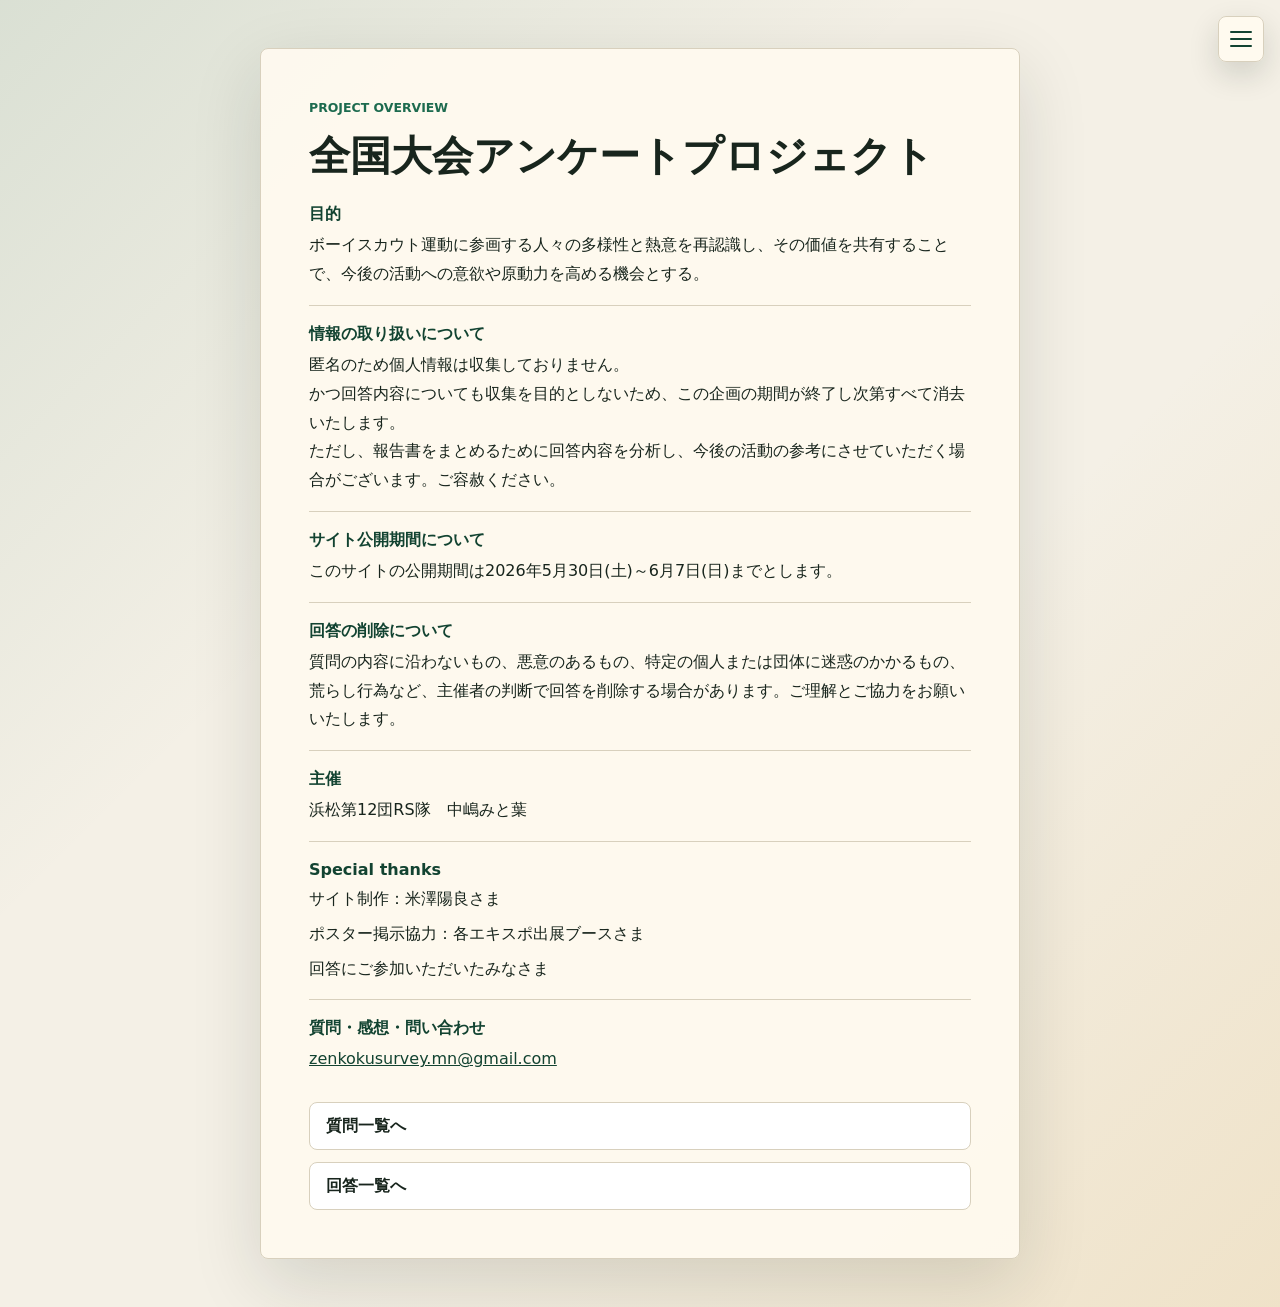
<file: index.html>
<!doctype html>
<html lang="ja">
  <head>
    <meta charset="utf-8">
    <meta name="viewport" content="width=device-width, initial-scale=1">
    <title>全国大会アンケートプロジェクト</title>
    <link rel="stylesheet" href="style.css">
  </head>
  <body>
    <button class="menu-toggle" type="button" aria-controls="site-menu" aria-expanded="false" aria-label="メニューを開く">
      <span></span>
      <span></span>
      <span></span>
    </button>
    <nav class="site-menu" id="site-menu" hidden>
      <a href="index.html">企画概要</a>
      <a href="showq1.html">Q1</a>
      <a href="showq2.html">Q2</a>
      <a href="showq3.html">Q3</a>
      <a href="showq4.html">Q4</a>
    </nav>
    <main class="page-shell">
      <section class="intro-panel">
        <p class="eyebrow">Project Overview</p>
        <h1>全国大会アンケートプロジェクト</h1>

        <dl class="overview-list">
          <div>
            <dt>目的</dt>
            <dd>ボーイスカウト運動に参画する人々の多様性と熱意を再認識し、その価値を共有することで、今後の活動への意欲や原動力を高める機会とする。</dd>
          </div>
          <div>
            <dt>情報の取り扱いについて</dt>
            <dd>匿名のため個人情報は収集しておりません。<br>
              かつ回答内容についても収集を目的としないため、この企画の期間が終了し次第すべて消去いたします。<br>
              ただし、報告書をまとめるために回答内容を分析し、今後の活動の参考にさせていただく場合がございます。ご容赦ください。</dd>
          </div>
          <div>
            <dt>サイト公開期間について</dt>
            <dd>このサイトの公開期間は2026年5月30日(土)～6月7日(日)までとします。</dd>
          </div>
          <div>
            <dt>回答の削除について</dt>
            <dd>質問の内容に沿わないもの、悪意のあるもの、特定の個人または団体に迷惑のかかるもの、荒らし行為など、主催者の判断で回答を削除する場合があります。ご理解とご協力をお願いいたします。</dd>
          </div>
          <div>
            <dt>主催</dt>
            <dd>浜松第12団RS隊　中嶋みと葉</dd>
          </div>
          <div>
            <dt>Special thanks</dt>
            <dd>サイト制作：米澤陽良さま</dd>
            <dd>ポスター掲示協力：各エキスポ出展ブースさま</dd>
            <dd>回答にご参加いただいたみなさま</dd>
          </div>
          <div>
            <dt>質問・感想・問い合わせ</dt>
            <dd><a href="mailto:zenkokusurvey.mn@gmail.com">zenkokusurvey.mn@gmail.com</a></dd>
          </div>
        </dl>

        <div class="link-list" aria-label="関連ページ">
          <a href="all-question.html">質問一覧へ</a>
          <a href="showall.html">回答一覧へ</a>
        </div>
      </section>
    </main>
    <script src="menu.js"></script>
  </body>
</html>
</file>
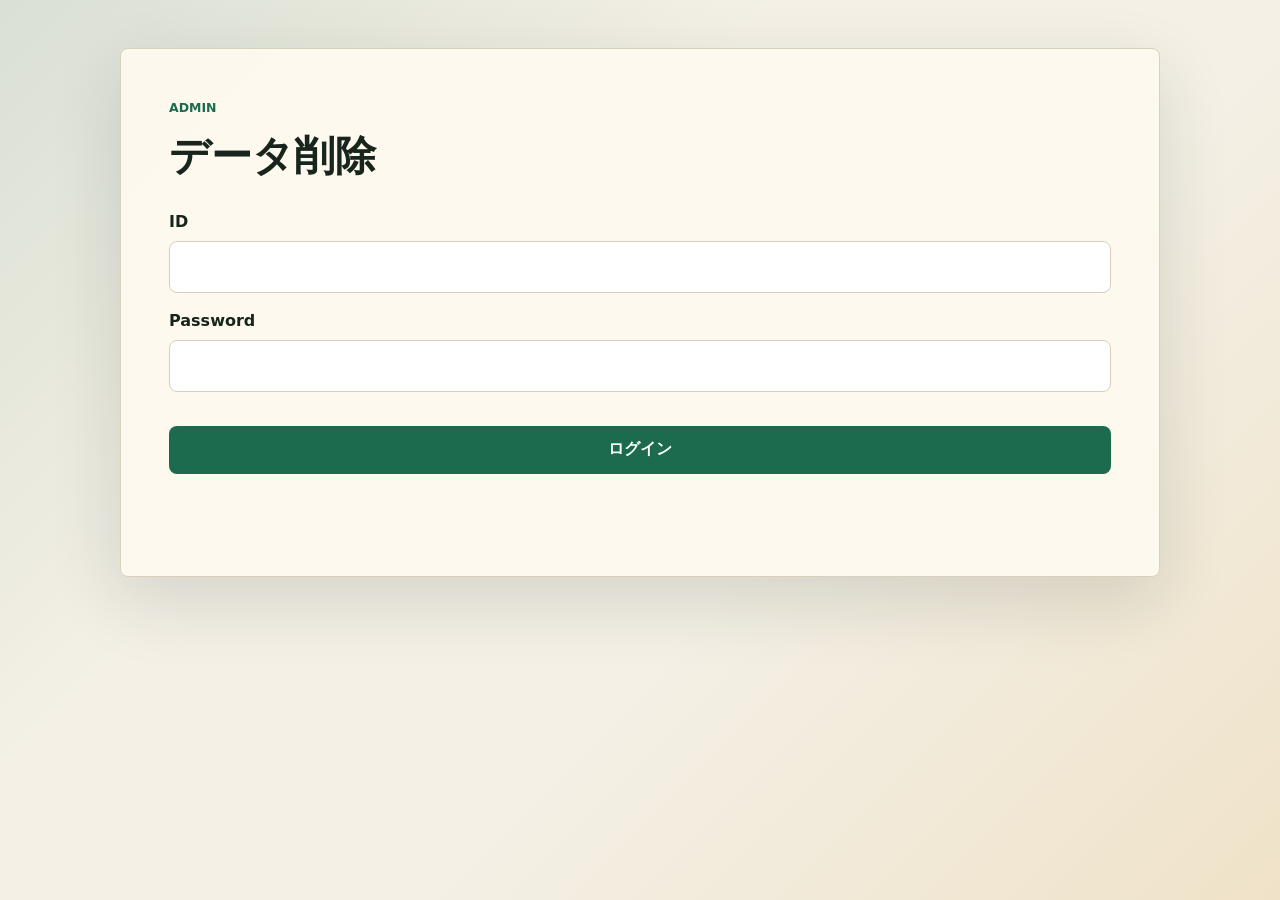
<file: admin.html>
<!doctype html>
<html lang="ja">
  <head>
    <meta charset="utf-8">
    <meta name="viewport" content="width=device-width, initial-scale=1">
    <title>管理画面 | 全国大会アンケートプロジェクト</title>
    <link rel="stylesheet" href="style.css">
  </head>
  <body>
    <main class="page-shell page-shell--wide">
      <section class="intro-panel results-panel">
        <p class="eyebrow">Admin</p>
        <h1>データ削除</h1>

        <form class="admin-login" id="admin-login">
          <label for="admin-id">ID</label>
          <input id="admin-id" name="adminId" autocomplete="username" required>

          <label for="admin-password">Password</label>
          <input id="admin-password" name="adminPassword" type="password" autocomplete="current-password" required>

          <button type="submit">ログイン</button>
          <p class="message" id="admin-message" role="status" aria-live="polite"></p>
        </form>

        <section id="admin-panel" hidden>
          <div class="summary-row" id="admin-summary"></div>
          <div class="submission-list" id="admin-list"></div>
        </section>
      </section>
    </main>
    <script src="admin.js"></script>
  </body>
</html>
</file>
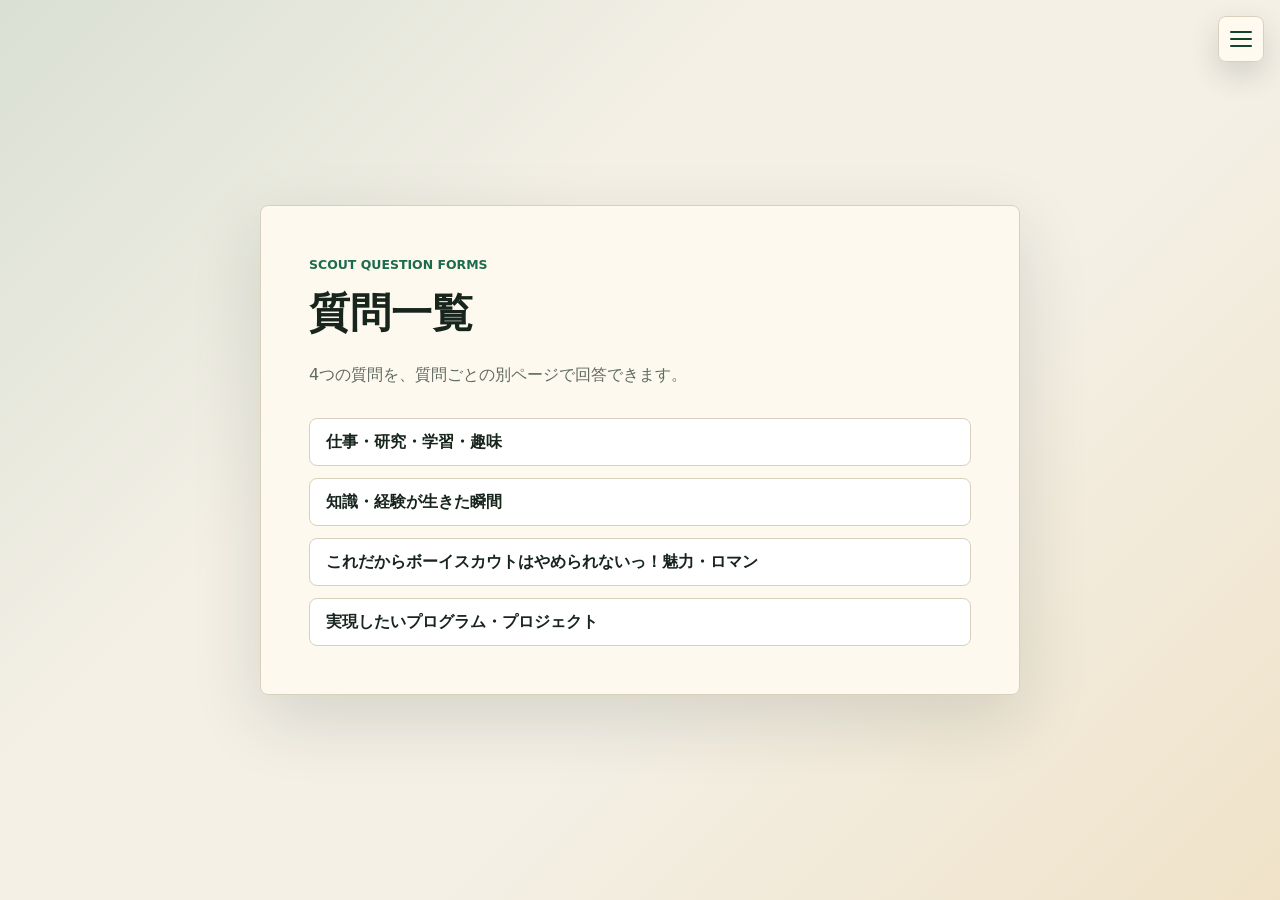
<file: all-question.html>
<!doctype html>
<html lang="ja">
  <head>
    <meta charset="utf-8">
    <meta name="viewport" content="width=device-width, initial-scale=1">
    <title>質問一覧 | 全国大会アンケートプロジェクト</title>
    <link rel="stylesheet" href="style.css">
  </head>
  <body>
    <button class="menu-toggle" type="button" aria-controls="site-menu" aria-expanded="false" aria-label="メニューを開く">
      <span></span>
      <span></span>
      <span></span>
    </button>
    <nav class="site-menu" id="site-menu" hidden>
      <a href="index.html">企画概要</a>
      <a href="showq1.html">Q1</a>
      <a href="showq2.html">Q2</a>
      <a href="showq3.html">Q3</a>
      <a href="showq4.html">Q4</a>
    </nav>
    <main class="page-shell">
      <section class="intro-panel">
        <p class="eyebrow">Scout Question Forms</p>
        <h1>質問一覧</h1>
        <p>
          4つの質問を、質問ごとの別ページで回答できます。
        </p>

        <div class="link-list" aria-label="質問ページ一覧">
          <a href="question-1.html">仕事・研究・学習・趣味</a>
          <a href="question-2.html">知識・経験が生きた瞬間</a>
          <a href="question-3.html">これだからボーイスカウトはやめられないっ！魅力・ロマン</a>
          <a href="question-4.html">実現したいプログラム・プロジェクト</a>
        </div>
      </section>
    </main>
    <script src="menu.js"></script>
  </body>
</html>
</file>
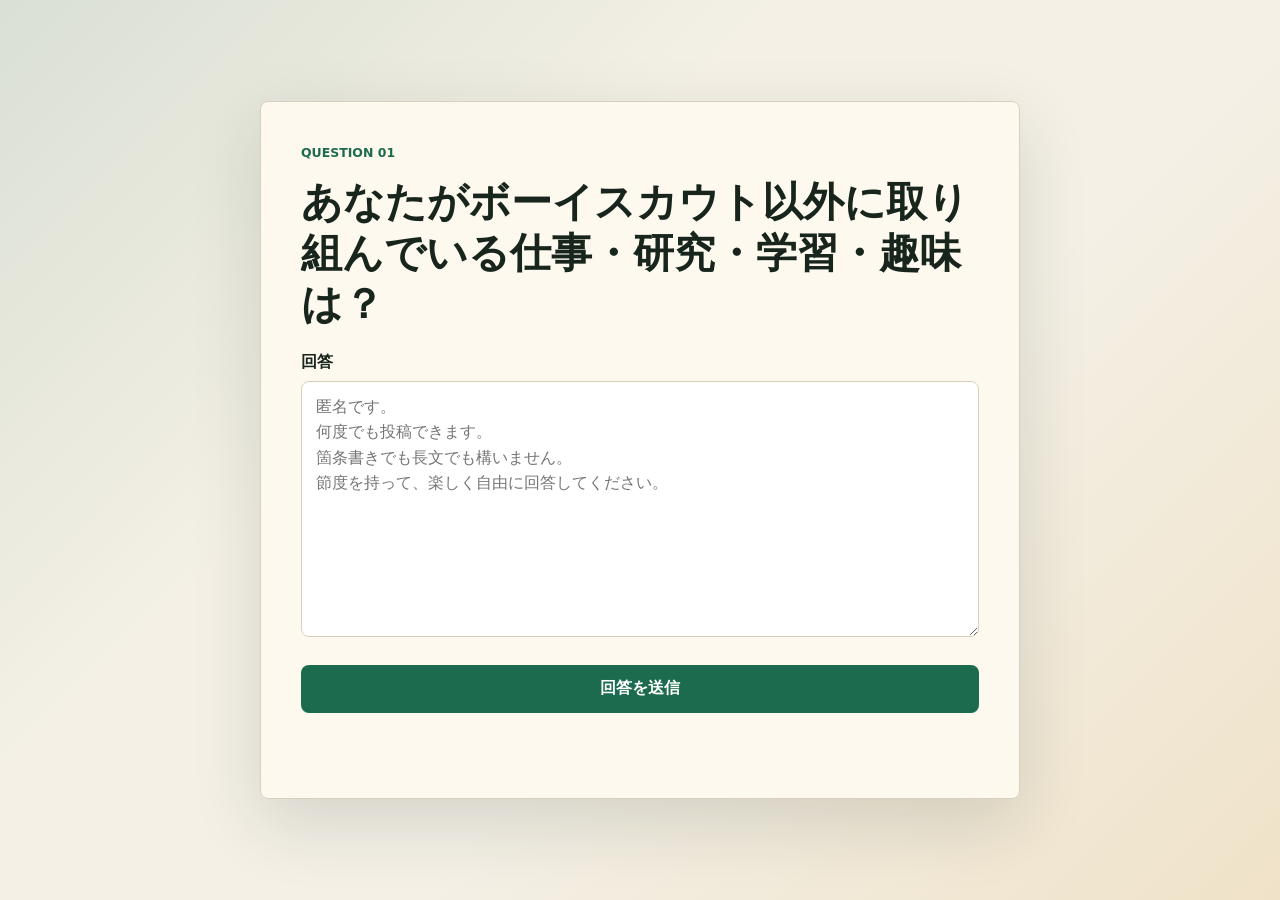
<file: question-1.html>
<!doctype html>
<html lang="ja">
  <head>
    <meta charset="utf-8">
    <meta name="viewport" content="width=device-width, initial-scale=1">
    <title>仕事・研究・学習・趣味 | スカウト質問フォーム</title>
    <link rel="stylesheet" href="style.css">
  </head>
  <body>
    <main class="page-shell">
      <form class="question-card" data-question-id="question-1">
        <p class="eyebrow">Question 01</p>
        <h1>あなたがボーイスカウト以外に取り組んでいる仕事・研究・学習・趣味は？</h1>

        <label for="answer">回答</label>
        <textarea id="answer" name="answer" rows="9" required placeholder="匿名です。&#10;何度でも投稿できます。&#10;箇条書きでも長文でも構いません。&#10;節度を持って、楽しく自由に回答してください。"></textarea>

        <button type="submit">回答を送信</button>
        <p class="message" role="status" aria-live="polite"></p>
      </form>
    </main>
    <script src="script.js"></script>
  </body>
</html>
</file>
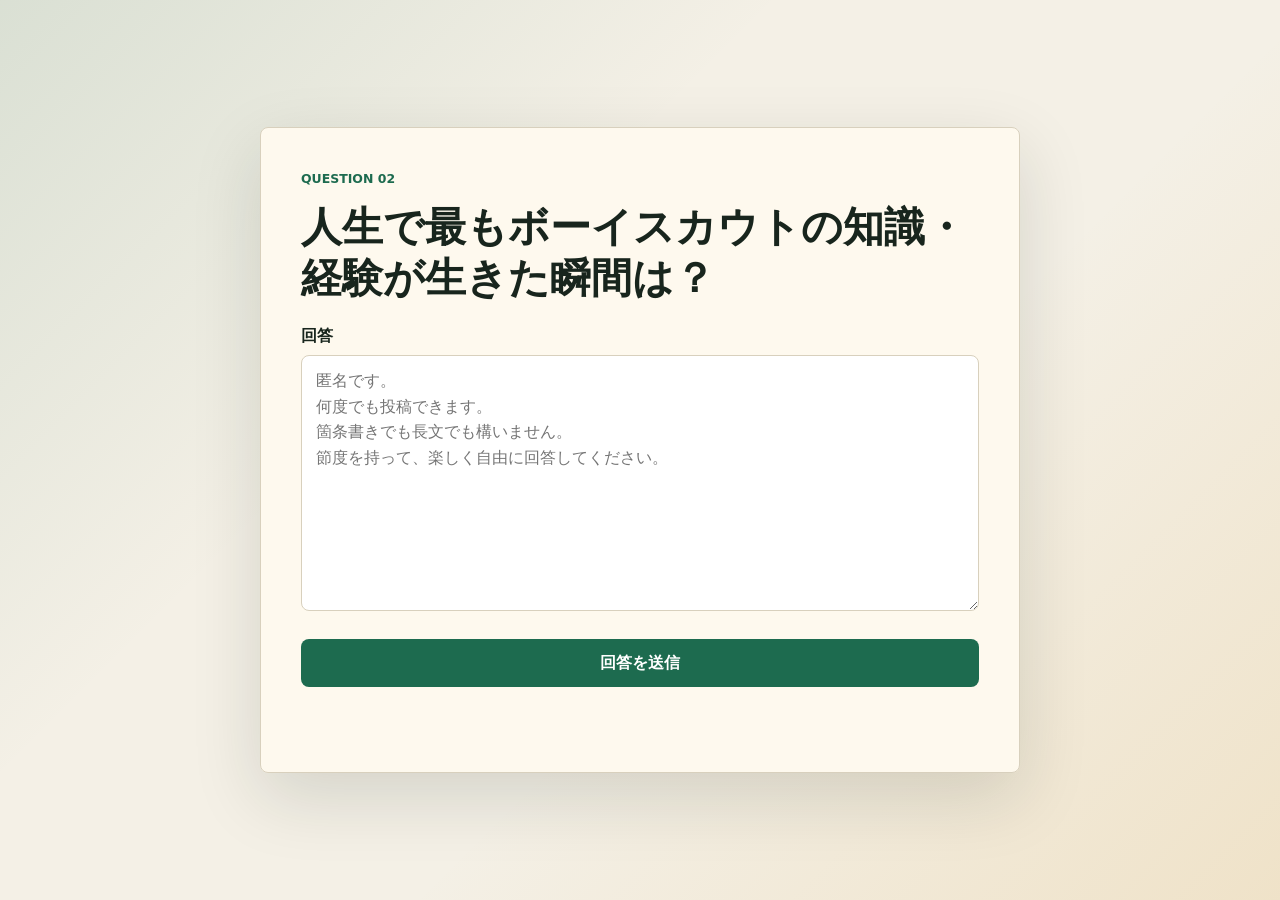
<file: question-2.html>
<!doctype html>
<html lang="ja">
  <head>
    <meta charset="utf-8">
    <meta name="viewport" content="width=device-width, initial-scale=1">
    <title>知識・経験が生きた瞬間 | スカウト質問フォーム</title>
    <link rel="stylesheet" href="style.css">
  </head>
  <body>
    <main class="page-shell">
      <form class="question-card" data-question-id="question-2">
        <p class="eyebrow">Question 02</p>
        <h1>人生で最もボーイスカウトの知識・経験が生きた瞬間は？</h1>

        <label for="answer">回答</label>
        <textarea id="answer" name="answer" rows="9" required placeholder="匿名です。&#10;何度でも投稿できます。&#10;箇条書きでも長文でも構いません。&#10;節度を持って、楽しく自由に回答してください。"></textarea>

        <button type="submit">回答を送信</button>
        <p class="message" role="status" aria-live="polite"></p>
      </form>
    </main>
    <script src="script.js"></script>
  </body>
</html>
</file>
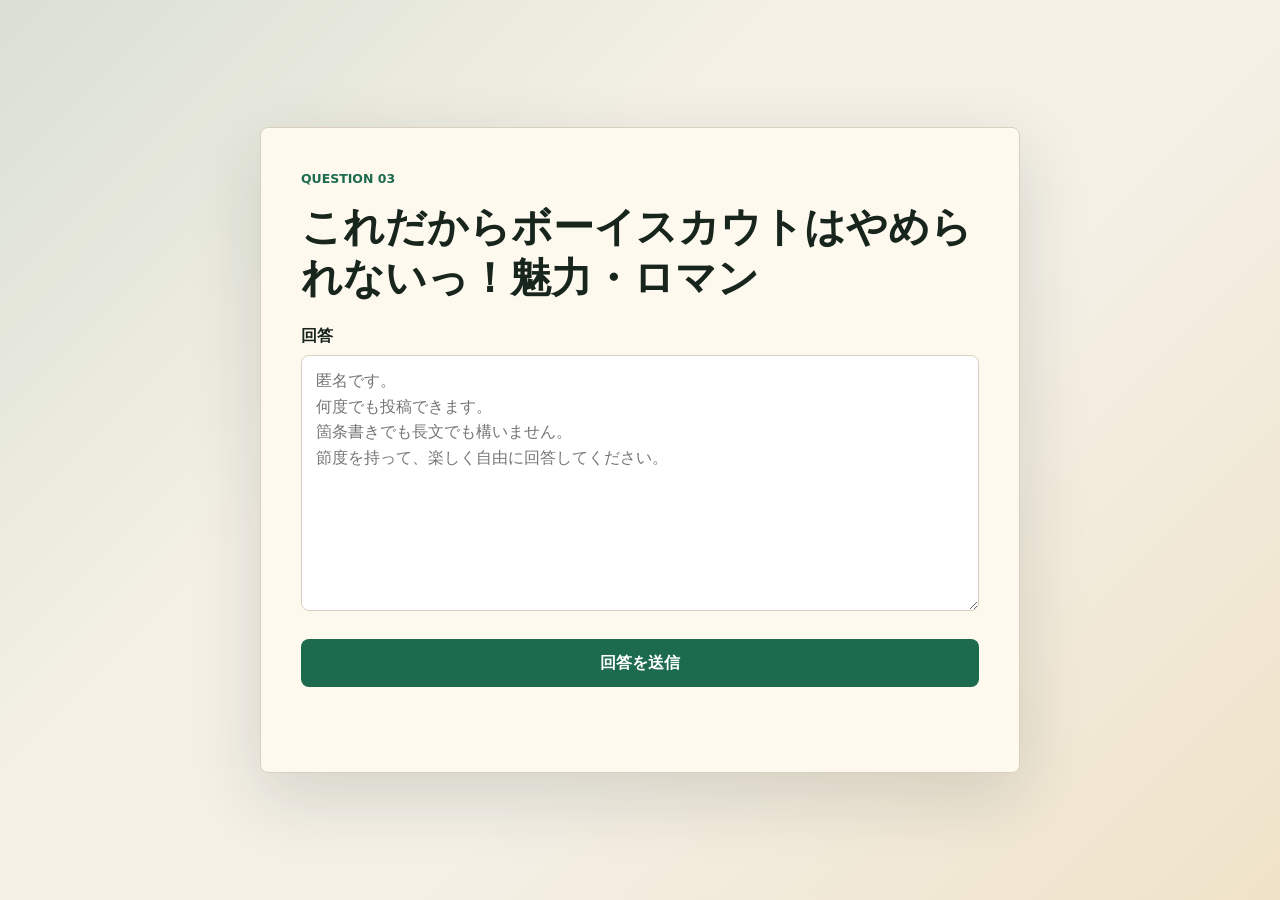
<file: question-3.html>
<!doctype html>
<html lang="ja">
  <head>
    <meta charset="utf-8">
    <meta name="viewport" content="width=device-width, initial-scale=1">
    <title>これだからボーイスカウトはやめられないっ！魅力・ロマン | スカウト質問フォーム</title>
    <link rel="stylesheet" href="style.css">
  </head>
  <body>
    <main class="page-shell">
      <form class="question-card" data-question-id="question-3">
        <p class="eyebrow">Question 03</p>
        <h1>これだからボーイスカウトはやめられないっ！魅力・ロマン</h1>

        <label for="answer">回答</label>
        <textarea id="answer" name="answer" rows="9" required placeholder="匿名です。&#10;何度でも投稿できます。&#10;箇条書きでも長文でも構いません。&#10;節度を持って、楽しく自由に回答してください。"></textarea>

        <button type="submit">回答を送信</button>
        <p class="message" role="status" aria-live="polite"></p>
      </form>
    </main>
    <script src="script.js"></script>
  </body>
</html>
</file>
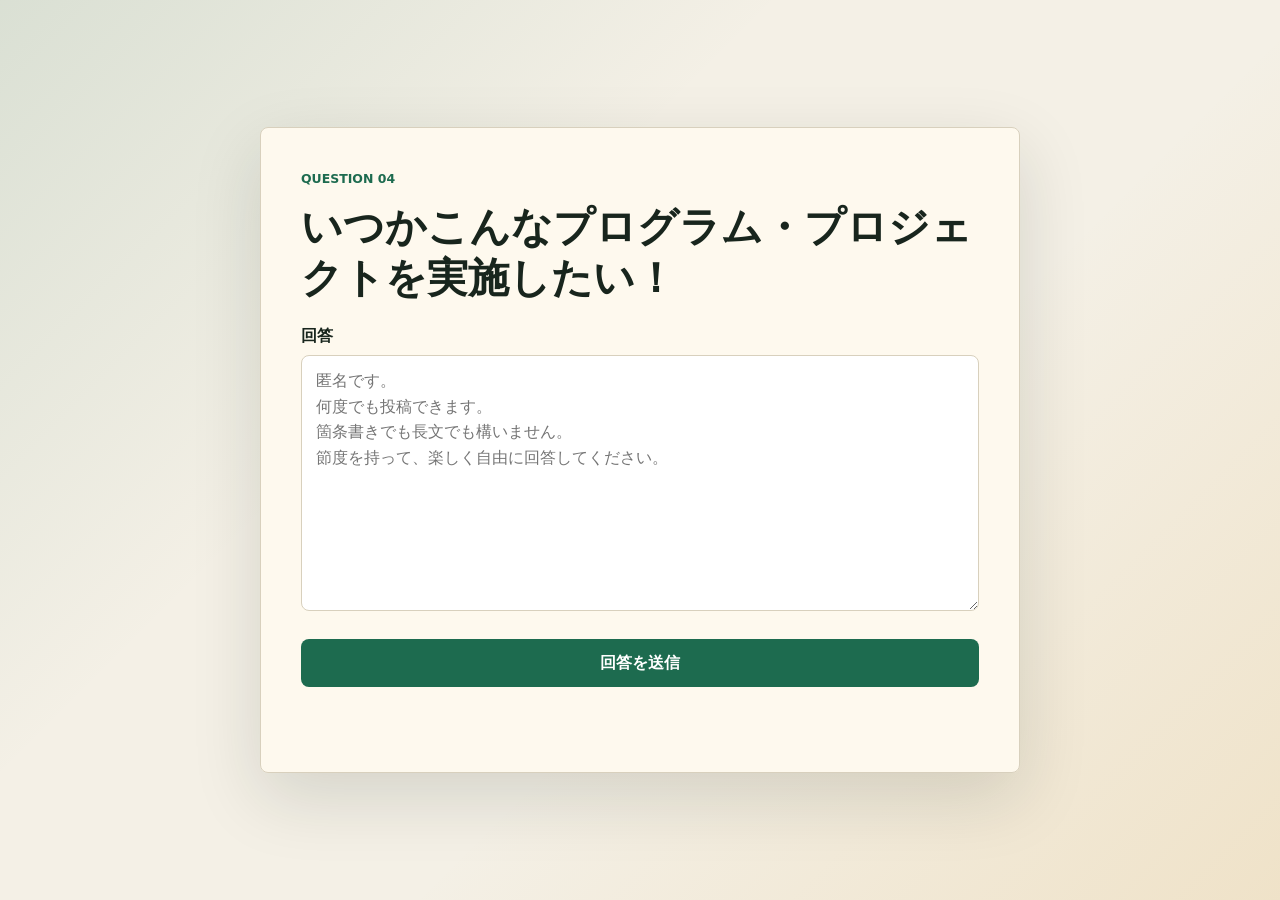
<file: question-4.html>
<!doctype html>
<html lang="ja">
  <head>
    <meta charset="utf-8">
    <meta name="viewport" content="width=device-width, initial-scale=1">
    <title>実施したいプログラム・プロジェクト | スカウト質問フォーム</title>
    <link rel="stylesheet" href="style.css">
  </head>
  <body>
    <main class="page-shell">
      <form class="question-card" data-question-id="question-4">
        <p class="eyebrow">Question 04</p>
        <h1>いつかこんなプログラム・プロジェクトを実施したい！</h1>

        <label for="answer">回答</label>
        <textarea id="answer" name="answer" rows="9" required placeholder="匿名です。&#10;何度でも投稿できます。&#10;箇条書きでも長文でも構いません。&#10;節度を持って、楽しく自由に回答してください。"></textarea>

        <button type="submit">回答を送信</button>
        <p class="message" role="status" aria-live="polite"></p>
      </form>
    </main>
    <script src="script.js"></script>
  </body>
</html>
</file>
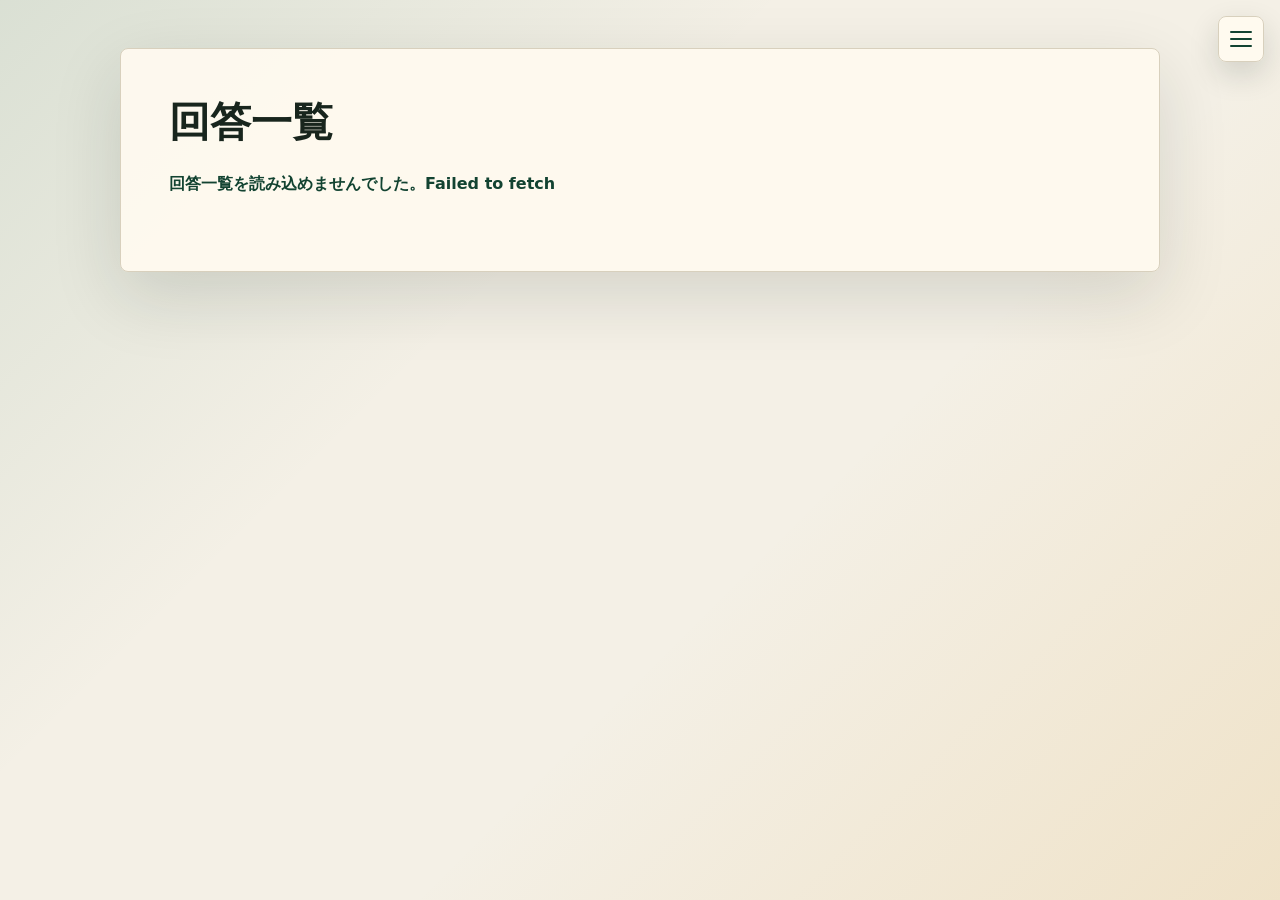
<file: showall.html>
<!doctype html>
<html lang="ja">
  <head>
    <meta charset="utf-8">
    <meta name="viewport" content="width=device-width, initial-scale=1">
    <title>回答一覧 | スカウト質問フォーム</title>
    <link rel="stylesheet" href="style.css">
  </head>
  <body>
    <button class="menu-toggle" type="button" aria-controls="site-menu" aria-expanded="false" aria-label="メニューを開く">
      <span></span>
      <span></span>
      <span></span>
    </button>
    <nav class="site-menu" id="site-menu" hidden>
      <a href="index.html">企画概要</a>
      <a href="showq1.html">Q1</a>
      <a href="showq2.html">Q2</a>
      <a href="showq3.html">Q3</a>
      <a href="showq4.html">Q4</a>
    </nav>
    <main class="page-shell page-shell--wide">
      <section class="intro-panel results-panel">
        <h1>回答一覧</h1>
        <p class="message" id="showall-message" role="status" aria-live="polite"></p>
        <div class="question-link-list" id="question-link-list"></div>
      </section>
    </main>
    <script src="menu.js"></script>
    <script src="showall.js"></script>
  </body>
</html>
</file>
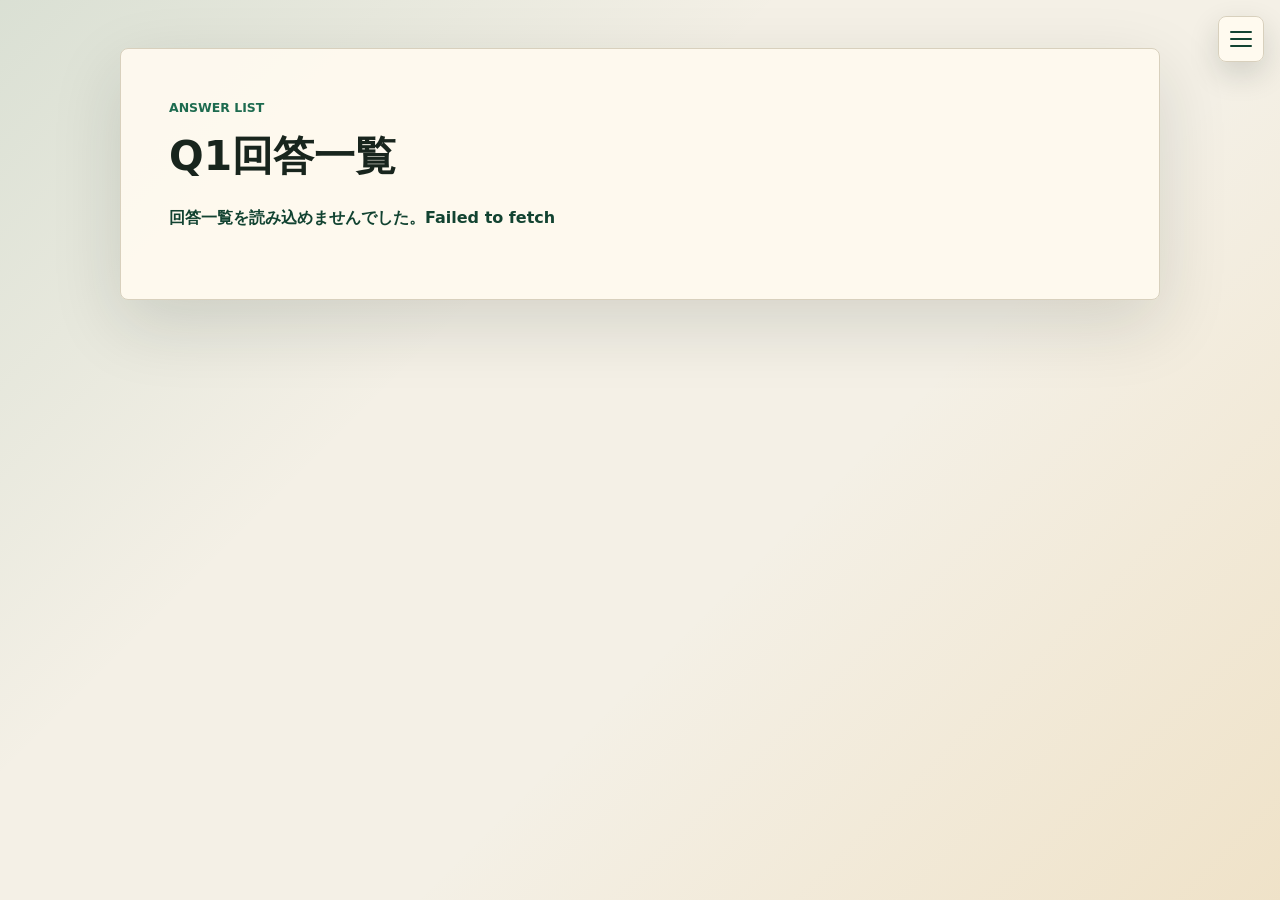
<file: showq1.html>
<!doctype html>
<html lang="ja">
  <head>
    <meta charset="utf-8">
    <meta name="viewport" content="width=device-width, initial-scale=1">
    <title>Q1回答一覧 | スカウト質問フォーム</title>
    <link rel="stylesheet" href="style.css">
  </head>
  <body>
    <button class="menu-toggle" type="button" aria-controls="site-menu" aria-expanded="false" aria-label="メニューを開く">
      <span></span>
      <span></span>
      <span></span>
    </button>
    <nav class="site-menu" id="site-menu" hidden>
      <a href="index.html">企画概要</a>
      <a href="showq1.html">Q1</a>
      <a href="showq2.html">Q2</a>
      <a href="showq3.html">Q3</a>
      <a href="showq4.html">Q4</a>
    </nav>
    <main class="page-shell page-shell--wide">
      <section class="intro-panel results-panel" data-question-id="question-1" data-question-label="Q1">
        <p class="eyebrow">Answer List</p>
        <h1>Q1回答一覧</h1>
        <p class="question-overview" id="question-overview"></p>
        <p class="message" id="showq-message" role="status" aria-live="polite"></p>
        <div class="summary-row" id="summary-row" hidden></div>
        <div class="submission-list" id="submission-list"></div>
        <nav class="pagination" id="pagination" aria-label="回答一覧のページ送り" hidden></nav>
      </section>
    </main>
    <script src="menu.js"></script>
    <script src="showq.js"></script>
  </body>
</html>
</file>
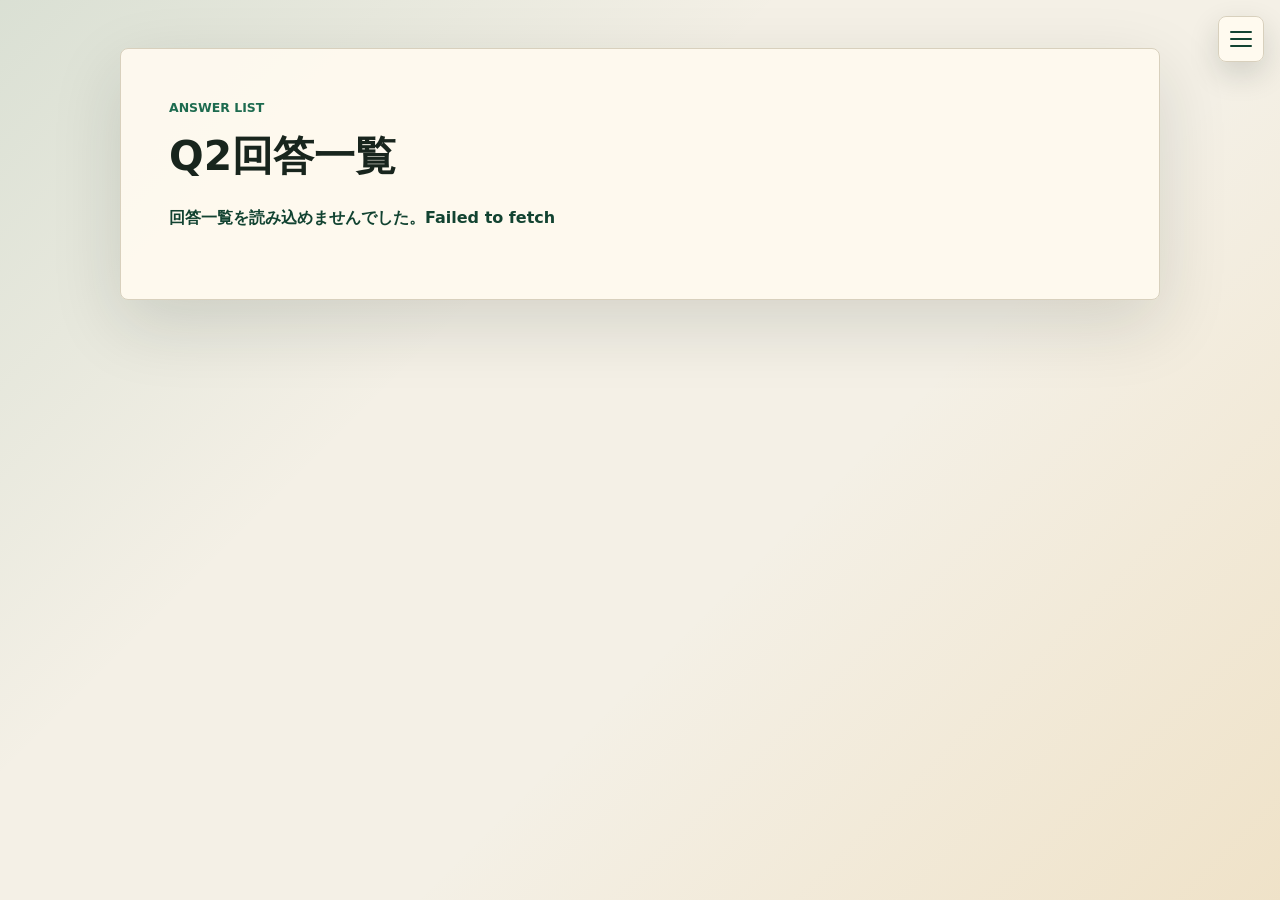
<file: showq2.html>
<!doctype html>
<html lang="ja">
  <head>
    <meta charset="utf-8">
    <meta name="viewport" content="width=device-width, initial-scale=1">
    <title>Q2回答一覧 | スカウト質問フォーム</title>
    <link rel="stylesheet" href="style.css">
  </head>
  <body>
    <button class="menu-toggle" type="button" aria-controls="site-menu" aria-expanded="false" aria-label="メニューを開く">
      <span></span>
      <span></span>
      <span></span>
    </button>
    <nav class="site-menu" id="site-menu" hidden>
      <a href="index.html">企画概要</a>
      <a href="showq1.html">Q1</a>
      <a href="showq2.html">Q2</a>
      <a href="showq3.html">Q3</a>
      <a href="showq4.html">Q4</a>
    </nav>
    <main class="page-shell page-shell--wide">
      <section class="intro-panel results-panel" data-question-id="question-2" data-question-label="Q2">
        <p class="eyebrow">Answer List</p>
        <h1>Q2回答一覧</h1>
        <p class="question-overview" id="question-overview"></p>
        <p class="message" id="showq-message" role="status" aria-live="polite"></p>
        <div class="summary-row" id="summary-row" hidden></div>
        <div class="submission-list" id="submission-list"></div>
        <nav class="pagination" id="pagination" aria-label="回答一覧のページ送り" hidden></nav>
      </section>
    </main>
    <script src="menu.js"></script>
    <script src="showq.js"></script>
  </body>
</html>
</file>
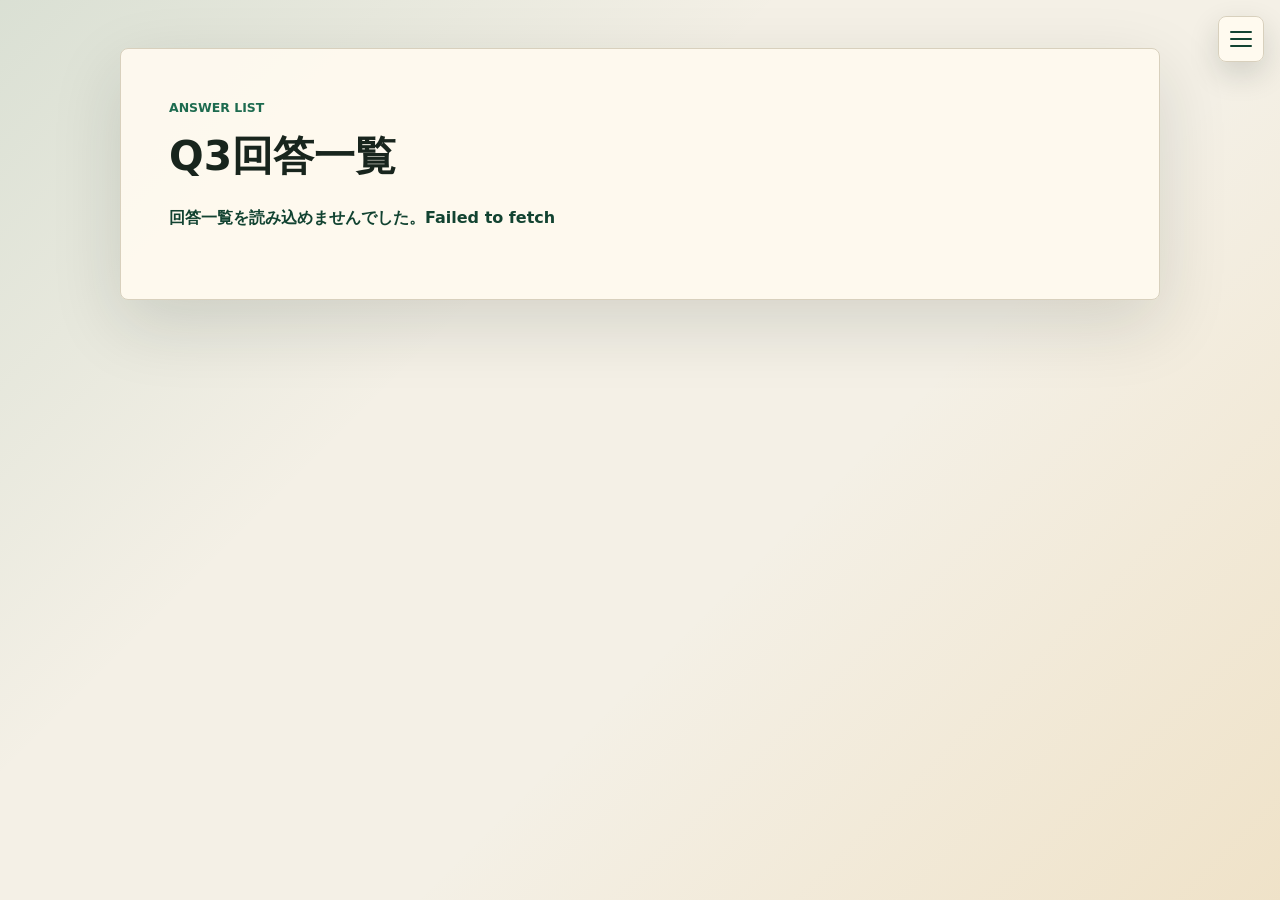
<file: showq3.html>
<!doctype html>
<html lang="ja">
  <head>
    <meta charset="utf-8">
    <meta name="viewport" content="width=device-width, initial-scale=1">
    <title>Q3回答一覧 | スカウト質問フォーム</title>
    <link rel="stylesheet" href="style.css">
  </head>
  <body>
    <button class="menu-toggle" type="button" aria-controls="site-menu" aria-expanded="false" aria-label="メニューを開く">
      <span></span>
      <span></span>
      <span></span>
    </button>
    <nav class="site-menu" id="site-menu" hidden>
      <a href="index.html">企画概要</a>
      <a href="showq1.html">Q1</a>
      <a href="showq2.html">Q2</a>
      <a href="showq3.html">Q3</a>
      <a href="showq4.html">Q4</a>
    </nav>
    <main class="page-shell page-shell--wide">
      <section class="intro-panel results-panel" data-question-id="question-3" data-question-label="Q3">
        <p class="eyebrow">Answer List</p>
        <h1>Q3回答一覧</h1>
        <p class="question-overview" id="question-overview"></p>
        <p class="message" id="showq-message" role="status" aria-live="polite"></p>
        <div class="summary-row" id="summary-row" hidden></div>
        <div class="submission-list" id="submission-list"></div>
        <nav class="pagination" id="pagination" aria-label="回答一覧のページ送り" hidden></nav>
      </section>
    </main>
    <script src="menu.js"></script>
    <script src="showq.js"></script>
  </body>
</html>
</file>
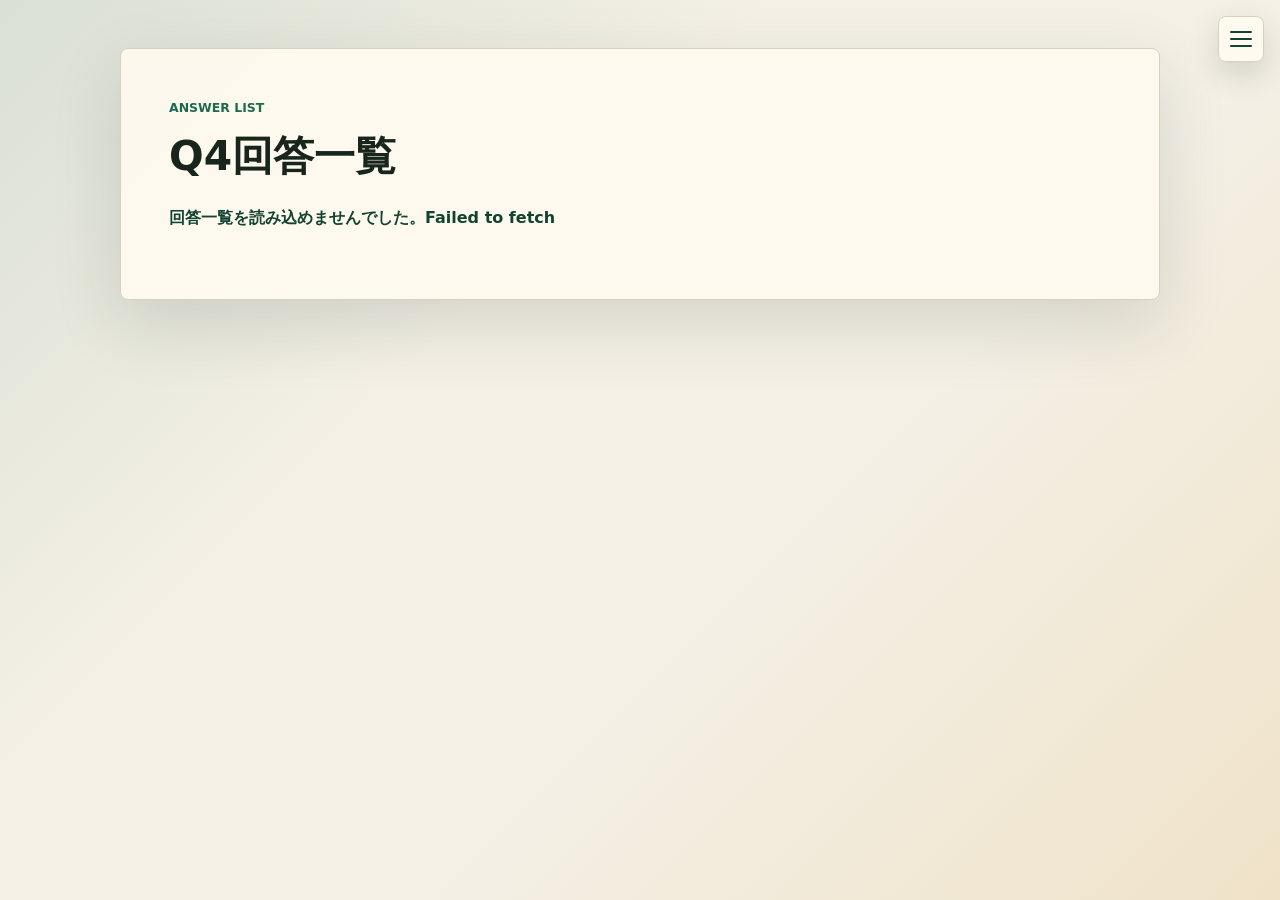
<file: showq4.html>
<!doctype html>
<html lang="ja">
  <head>
    <meta charset="utf-8">
    <meta name="viewport" content="width=device-width, initial-scale=1">
    <title>Q4回答一覧 | スカウト質問フォーム</title>
    <link rel="stylesheet" href="style.css">
  </head>
  <body>
    <button class="menu-toggle" type="button" aria-controls="site-menu" aria-expanded="false" aria-label="メニューを開く">
      <span></span>
      <span></span>
      <span></span>
    </button>
    <nav class="site-menu" id="site-menu" hidden>
      <a href="index.html">企画概要</a>
      <a href="showq1.html">Q1</a>
      <a href="showq2.html">Q2</a>
      <a href="showq3.html">Q3</a>
      <a href="showq4.html">Q4</a>
    </nav>
    <main class="page-shell page-shell--wide">
      <section class="intro-panel results-panel" data-question-id="question-4" data-question-label="Q4">
        <p class="eyebrow">Answer List</p>
        <h1>Q4回答一覧</h1>
        <p class="question-overview" id="question-overview"></p>
        <p class="message" id="showq-message" role="status" aria-live="polite"></p>
        <div class="summary-row" id="summary-row" hidden></div>
        <div class="submission-list" id="submission-list"></div>
        <nav class="pagination" id="pagination" aria-label="回答一覧のページ送り" hidden></nav>
      </section>
    </main>
    <script src="menu.js"></script>
    <script src="showq.js"></script>
  </body>
</html>
</file>
<file: style.css>
:root {
  color-scheme: light;
  --bg: #f4f0e6;
  --panel: #fffaf0;
  --ink: #18251d;
  --muted: #5f6b61;
  --line: #d8d0bd;
  --accent: #1d6b4f;
  --accent-dark: #124331;
  --field: #ffffff;
  --focus: #d69a2d;
}

* {
  box-sizing: border-box;
}

body {
  margin: 0;
  min-height: 100vh;
  color: var(--ink);
  font-family: system-ui, -apple-system, BlinkMacSystemFont, "Segoe UI", sans-serif;
  background:
    linear-gradient(135deg, rgba(29, 107, 79, 0.12), transparent 36%),
    linear-gradient(315deg, rgba(214, 154, 45, 0.16), transparent 40%),
    var(--bg);
}

.menu-toggle {
  position: fixed;
  top: 16px;
  right: 16px;
  z-index: 20;
  display: grid;
  gap: 5px;
  place-content: center;
  width: 46px;
  height: 46px;
  min-height: 46px;
  margin: 0;
  border: 1px solid var(--line);
  border-radius: 8px;
  background: rgba(255, 250, 240, 0.96);
  box-shadow: 0 12px 30px rgba(24, 37, 29, 0.16);
}

.menu-toggle span {
  display: block;
  width: 22px;
  height: 2px;
  border-radius: 999px;
  background: var(--accent-dark);
}

.site-menu {
  position: fixed;
  top: 70px;
  right: 16px;
  z-index: 19;
  display: grid;
  min-width: 180px;
  overflow: hidden;
  border: 1px solid var(--line);
  border-radius: 8px;
  background: #fff;
  box-shadow: 0 18px 44px rgba(24, 37, 29, 0.18);
}

.site-menu[hidden] {
  display: none;
}

.site-menu a {
  padding: 13px 16px;
  border-bottom: 1px solid var(--line);
  color: var(--ink);
  font-weight: 700;
  text-decoration: none;
}

.site-menu a:last-child {
  border-bottom: 0;
}

.site-menu a:hover {
  background: rgba(29, 107, 79, 0.08);
  color: var(--accent-dark);
}

.page-shell {
  width: min(100% - 32px, 760px);
  min-height: 100vh;
  margin: 0 auto;
  display: grid;
  place-items: center;
  padding: 48px 0;
}

.page-shell--wide {
  width: min(100% - 32px, 1040px);
  place-items: start center;
}

.intro-panel,
.question-card {
  width: 100%;
  background: rgba(255, 250, 240, 0.94);
  border: 1px solid var(--line);
  border-radius: 8px;
  box-shadow: 0 24px 70px rgba(24, 37, 29, 0.14);
}

.intro-panel {
  padding: clamp(28px, 5vw, 48px);
}

.question-card {
  padding: clamp(24px, 4vw, 40px);
}

.eyebrow {
  margin: 0 0 12px;
  color: var(--accent);
  font-size: 0.78rem;
  font-weight: 700;
  letter-spacing: 0;
  text-transform: uppercase;
}

h1 {
  margin: 0 0 22px;
  font-size: clamp(1.7rem, 4vw, 2.55rem);
  line-height: 1.25;
  letter-spacing: 0;
}

h1 span {
  display: block;
  margin-top: 8px;
  font-size: 0.68em;
  color: var(--muted);
}

p {
  color: var(--muted);
  line-height: 1.8;
}

.overview-list {
  display: grid;
  gap: 18px;
  margin: 0;
}

.overview-list div {
  display: grid;
  gap: 6px;
  padding-bottom: 16px;
  border-bottom: 1px solid var(--line);
}

.overview-list div:last-child {
  padding-bottom: 0;
  border-bottom: 0;
}

.overview-list dt {
  color: var(--accent-dark);
  font-weight: 800;
}

.overview-list dd {
  margin: 0;
  color: var(--ink);
  line-height: 1.8;
}

.overview-list a {
  color: var(--accent-dark);
}

label {
  display: block;
  margin: 20px 0 8px;
  font-weight: 700;
}

input,
textarea {
  width: 100%;
  border: 1px solid var(--line);
  border-radius: 8px;
  background: var(--field);
  color: var(--ink);
  font: inherit;
  line-height: 1.6;
  padding: 12px 14px;
}

textarea {
  resize: vertical;
  min-height: 220px;
}

input:focus,
textarea:focus {
  border-color: var(--focus);
  box-shadow: 0 0 0 4px rgba(214, 154, 45, 0.22);
  outline: none;
}

button,
.link-list a {
  min-height: 48px;
  border-radius: 8px;
  font: inherit;
  font-weight: 700;
}

button {
  width: 100%;
  margin-top: 24px;
  border: 0;
  background: var(--accent);
  color: #fff;
  cursor: pointer;
}

button:hover {
  background: var(--accent-dark);
}

.message {
  min-height: 1.8em;
  margin: 16px 0 0;
  color: var(--accent-dark);
  font-weight: 700;
}

.other-questions-link {
  display: flex;
  align-items: center;
  justify-content: center;
  min-height: 48px;
  margin-top: 12px;
  border: 1px solid var(--accent);
  border-radius: 8px;
  background: #fff;
  color: var(--accent-dark);
  font-weight: 700;
  text-decoration: none;
}

.other-questions-link:hover {
  background: rgba(29, 107, 79, 0.08);
}

.showall-controls {
  display: grid;
  gap: 10px;
  margin-top: 24px;
}

.showall-controls label {
  margin: 8px 0 0;
}

.summary-row {
  margin-top: 28px;
  color: var(--accent-dark);
  font-weight: 700;
}

.question-overview {
  margin: 0 0 18px;
  color: var(--ink);
  font-size: 1.05rem;
  font-weight: 700;
  line-height: 1.7;
}

.question-link-list {
  display: grid;
  gap: 12px;
  margin-top: 24px;
}

.question-link-item {
  display: grid;
  grid-template-columns: minmax(48px, auto) 1fr auto;
  gap: 14px;
  align-items: center;
  min-height: 58px;
  padding: 14px 16px;
  border: 1px solid var(--line);
  border-radius: 8px;
  background: #fff;
  color: var(--ink);
  text-decoration: none;
}

.question-link-item:hover {
  border-color: var(--accent);
}

.question-link-label {
  color: var(--accent-dark);
  font-weight: 800;
}

.question-link-title {
  color: var(--ink);
  font-weight: 700;
  line-height: 1.5;
}

.question-link-count {
  color: var(--muted);
  font-weight: 700;
  white-space: nowrap;
}

.question-tabs {
  display: flex;
  flex-wrap: wrap;
  gap: 0;
  margin-top: 28px;
  border-bottom: 1px solid var(--line);
}

.question-tabs[hidden] {
  display: none;
}

.tab-button {
  width: auto;
  min-height: 42px;
  margin: 0 4px -1px 0;
  padding: 9px 14px;
  border: 1px solid var(--line);
  border-bottom-color: var(--line);
  border-radius: 8px 8px 0 0;
  background: #f7f2e8;
  color: var(--muted);
  cursor: pointer;
}

.tab-button:hover,
.tab-button.is-active {
  background: #fff;
  color: var(--accent-dark);
}

.tab-button.is-active {
  border-bottom-color: #fff;
}

.tab-button span {
  display: inline-flex;
  align-items: center;
  justify-content: center;
  min-width: 1.6em;
  margin-left: 6px;
  padding: 1px 6px;
  border-radius: 999px;
  background: rgba(29, 107, 79, 0.12);
  color: var(--accent-dark);
  font-size: 0.82em;
}

.submission-list {
  display: grid;
  gap: 14px;
  margin-top: 18px;
}

.submission-card {
  border: 1px solid var(--line);
  border-radius: 8px;
  background: #fff;
  padding: 16px;
}

.submission-card header {
  display: flex;
  flex-wrap: wrap;
  gap: 8px 12px;
  align-items: baseline;
  margin-bottom: 10px;
}

.submission-date {
  color: var(--accent);
  font-weight: 700;
}

.submission-question-id {
  color: var(--muted);
  font-size: 0.92rem;
}

.submission-question {
  margin: 0 0 8px;
  color: var(--ink);
  font-weight: 700;
}

.submission-answer {
  margin: 0;
  color: var(--ink);
  white-space: pre-wrap;
}

.admin-login {
  display: grid;
  gap: 10px;
}

.admin-login label {
  margin: 8px 0 0;
}

.danger-button {
  width: auto;
  min-height: 42px;
  margin-top: 14px;
  padding: 8px 14px;
  border: 0;
  border-radius: 8px;
  background: #9f2a2a;
  color: #fff;
  cursor: pointer;
  font: inherit;
  font-weight: 700;
}

.danger-button:hover {
  background: #7f1e1e;
}

.pagination {
  display: flex;
  align-items: center;
  justify-content: center;
  gap: 12px;
  margin-top: 24px;
}

.pagination[hidden] {
  display: none;
}

.pagination-button {
  display: inline-flex;
  align-items: center;
  justify-content: center;
  width: 44px;
  height: 44px;
  border: 1px solid var(--line);
  border-radius: 8px;
  background: #fff;
  color: var(--accent-dark);
  font-size: 1.2rem;
  font-weight: 700;
  text-decoration: none;
}

.pagination-button:hover {
  border-color: var(--accent);
}

.pagination-button.is-disabled {
  color: var(--line);
  cursor: default;
}

.pagination-status {
  color: var(--muted);
  font-weight: 700;
}

.link-list {
  display: grid;
  gap: 12px;
  margin-top: 28px;
}

.link-list a {
  display: flex;
  align-items: center;
  padding: 12px 16px;
  border: 1px solid var(--line);
  color: var(--ink);
  text-decoration: none;
  background: #fff;
}

.link-list a:hover {
  border-color: var(--accent);
  color: var(--accent-dark);
}

@media (max-width: 520px) {
  .page-shell {
    width: min(100% - 20px, 760px);
    padding: 20px 0;
  }

  h1 {
    font-size: 1.45rem;
  }
}
</file>
